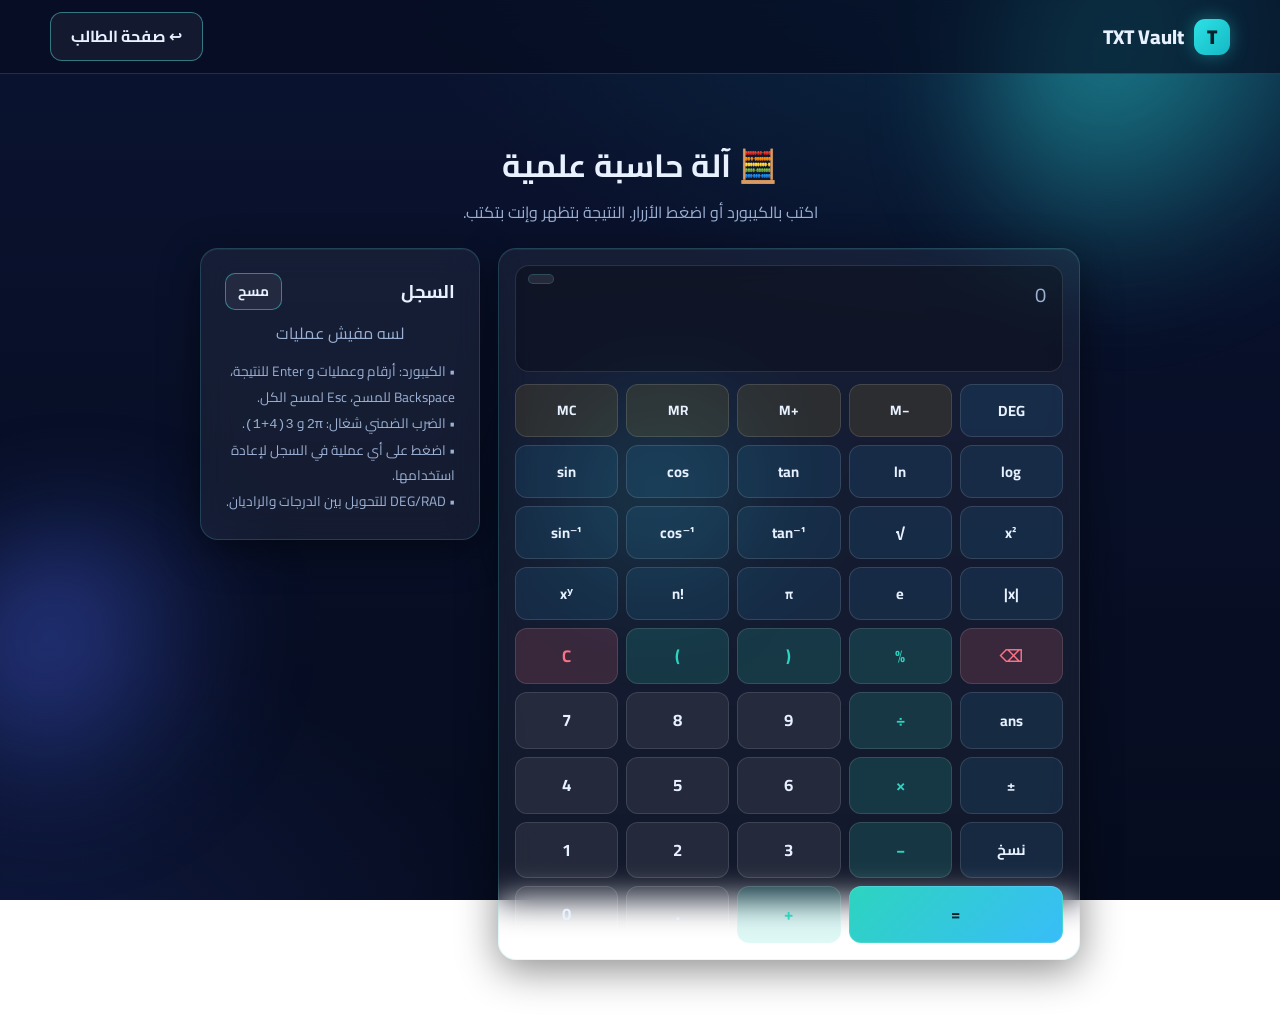
<file: calculator.html>
<!DOCTYPE html>
<html lang="ar" dir="rtl">
<head>
  <meta charset="UTF-8" />
  <meta name="viewport" content="width=device-width, initial-scale=1" />
  <title>آلة حاسبة علمية — TXT Vault</title>
  <link rel="preconnect" href="https://fonts.googleapis.com" />
  <link rel="preconnect" href="https://fonts.gstatic.com" crossorigin />
  <link href="https://fonts.googleapis.com/css2?family=Cairo:wght@400;600;700;800;900&display=swap" rel="stylesheet" />
  <link rel="manifest" href="manifest.webmanifest" />
  <meta name="theme-color" content="#0a1330" />
  <link rel="apple-touch-icon" href="icons/apple-touch-icon.png" />
  <meta name="apple-mobile-web-app-capable" content="yes" />
  <meta name="apple-mobile-web-app-status-bar-style" content="black-translucent" />
  <link rel="stylesheet" href="CSS/style.css" />
  <link rel="stylesheet" href="CSS/animations.css" />
  <link rel="stylesheet" href="CSS/extra.css" />
  <style>
    .calc-wrap{display:grid;grid-template-columns:minmax(0,1fr) 280px;gap:18px;max-width:880px;margin:0 auto;align-items:start}
    @media (max-width:760px){.calc-wrap{grid-template-columns:1fr}}
    #calc{padding:16px}
    .screen{direction:ltr;text-align:right;background:rgba(0,0,0,.28);border:1px solid rgba(255,255,255,.12);border-radius:14px;padding:12px 16px;margin-bottom:12px;min-height:96px;display:flex;flex-direction:column;justify-content:flex-end;position:relative;overflow:hidden}
    #expr{font-size:1.25rem;color:var(--muted);word-break:break-all;min-height:1.6em}
    #result{font-size:2.1rem;font-weight:800;word-break:break-all;min-height:1.4em}
    #result.err{font-size:1rem;color:#fb7185}
    #result[data-copied]::after{content:"تم النسخ ✓";font-size:.8rem;color:#2dd4bf;margin-inline-start:10px}
    .tag{position:absolute;top:8px;left:12px;font-size:.75rem;display:flex;gap:6px}
    .tag span{padding:2px 8px;border-radius:999px;background:rgba(45,212,191,.18);color:#2dd4bf}
    .keys{display:grid;grid-template-columns:repeat(5,1fr);gap:8px;direction:ltr}
    .keys button{font:inherit;font-size:1.05rem;font-weight:700;padding:13px 4px;border-radius:12px;border:1px solid rgba(255,255,255,.12);background:rgba(255,255,255,.07);color:inherit;cursor:pointer;touch-action:manipulation;transition:background .15s,transform .08s}
    .keys button:hover{background:rgba(255,255,255,.14)}
    .keys button:active{transform:scale(.95)}
    .keys .sci{font-size:.92rem;background:rgba(56,189,248,.1)}
    .keys .op{background:rgba(45,212,191,.16);color:#2dd4bf}
    .keys .mem{font-size:.85rem;background:rgba(251,191,36,.1)}
    .keys .clr{background:rgba(251,113,133,.16);color:#fb7185}
    .keys .eq{background:linear-gradient(135deg,#2dd4bf,#38bdf8);color:#04202b;grid-column:span 2}
    #history{max-height:430px;overflow:auto;display:flex;flex-direction:column;gap:6px}
    .h-item{direction:ltr;text-align:right;font:inherit;display:flex;flex-direction:column;gap:2px;padding:8px 10px;border-radius:10px;border:1px solid rgba(255,255,255,.1);background:rgba(255,255,255,.05);color:inherit;cursor:pointer}
    .h-item span{color:var(--muted);font-size:.85rem;word-break:break-all}
    .h-item b{font-size:1.05rem}
    .tips{font-size:.85rem;color:var(--muted);line-height:1.9}
  </style>
</head>
<body>
  <div class="bg-orbs" aria-hidden="true"><span></span><span></span><span></span></div>

  <header class="nav">
    <div class="container">
      <a class="brand" href="index.html"><span class="brand-mark">T</span> TXT Vault</a>
      <nav class="nav-actions">
        <a class="btn" href="student.html">↩ صفحة الطالب</a>
      </nav>
    </div>
  </header>

  <main class="container section">
    <h1 style="margin:0 0 6px;text-align:center">🧮 آلة حاسبة علمية</h1>
    <p style="text-align:center;color:var(--muted);margin:0 0 22px">اكتب بالكيبورد أو اضغط الأزرار. النتيجة بتظهر وإنت بتكتب.</p>

    <div class="calc-wrap">
      <section class="card" id="calc">
        <div class="screen">
          <div class="tag"><span id="memTag" hidden>M</span></div>
          <div id="expr">0</div>
          <div id="result"></div>
        </div>
        <div class="keys">
          <button class="mem" data-a="MC" type="button">MC</button>
          <button class="mem" data-a="MR" type="button">MR</button>
          <button class="mem" data-a="M+" type="button">M+</button>
          <button class="mem" data-a="M-" type="button">M−</button>
          <button class="sci" data-a="deg" id="degBtn" type="button">DEG</button>

          <button class="sci" data-t="sin(" type="button">sin</button>
          <button class="sci" data-t="cos(" type="button">cos</button>
          <button class="sci" data-t="tan(" type="button">tan</button>
          <button class="sci" data-t="ln(" type="button">ln</button>
          <button class="sci" data-t="log(" type="button">log</button>

          <button class="sci" data-t="asin(" type="button">sin⁻¹</button>
          <button class="sci" data-t="acos(" type="button">cos⁻¹</button>
          <button class="sci" data-t="atan(" type="button">tan⁻¹</button>
          <button class="sci" data-t="sqrt(" type="button">√</button>
          <button class="sci" data-t="^2" type="button">x²</button>

          <button class="sci" data-t="^" type="button">xʸ</button>
          <button class="sci" data-t="!" type="button">n!</button>
          <button class="sci" data-t="pi" type="button">π</button>
          <button class="sci" data-t="e" type="button">e</button>
          <button class="sci" data-t="abs(" type="button">|x|</button>

          <button class="clr" data-a="C" type="button">C</button>
          <button class="op" data-t="(" type="button">(</button>
          <button class="op" data-t=")" type="button">)</button>
          <button class="op" data-t="%" type="button">%</button>
          <button class="clr" data-a="DEL" type="button">⌫</button>

          <button data-t="7" type="button">7</button>
          <button data-t="8" type="button">8</button>
          <button data-t="9" type="button">9</button>
          <button class="op" data-t="/" type="button">÷</button>
          <button class="sci" data-t="ans" type="button">ans</button>

          <button data-t="4" type="button">4</button>
          <button data-t="5" type="button">5</button>
          <button data-t="6" type="button">6</button>
          <button class="op" data-t="*" type="button">×</button>
          <button class="sci" data-a="neg" type="button">±</button>

          <button data-t="1" type="button">1</button>
          <button data-t="2" type="button">2</button>
          <button data-t="3" type="button">3</button>
          <button class="op" data-t="-" type="button">−</button>
          <button class="sci" data-a="copy" type="button">نسخ</button>

          <button data-t="0" type="button">0</button>
          <button data-t="." type="button">.</button>
          <button class="op" data-t="+" type="button">+</button>
          <button class="eq" data-a="=" type="button">=</button>
        </div>
      </section>

      <aside class="card">
        <div class="row" style="justify-content:space-between;align-items:center;margin-bottom:10px">
          <h3 style="margin:0">السجل</h3>
          <button class="btn btn-sm" data-a="clearHist" type="button">مسح</button>
        </div>
        <div id="history"></div>
        <p class="tips" style="margin-top:12px">
          • الكيبورد: أرقام وعمليات و Enter للنتيجة، Backspace للمسح، Esc لمسح الكل.<br>
          • الضرب الضمني شغال: <code>2π</code> و <code>3(4+1)</code>.<br>
          • اضغط على أي عملية في السجل لإعادة استخدامها.<br>
          • DEG/RAD للتحويل بين الدرجات والراديان.
        </p>
      </aside>
    </div>
  </main>

  <script type="module" src="JS/pwa.js"></script>
  <script type="module" src="JS/calculator.js"></script>
</body>
</html>
</file>
<file: CSS/style.css>
/* =====================================================================
   TXT Vault — الأنماط الأساسية
   خلفية كحلية داكنة + بطاقات زجاجية + إضاءة تركوازية + RTL + Cairo
   ===================================================================== */

:root {
  --bg-0: #060c1f;
  --bg-1: #0a1330;
  --bg-2: #0f1b42;
  --glass: rgba(255, 255, 255, 0.055);
  --glass-strong: rgba(255, 255, 255, 0.09);
  --border: rgba(94, 234, 235, 0.18);
  --border-strong: rgba(94, 234, 235, 0.45);
  --teal: #2de2e6;
  --teal-2: #14b8c4;
  --teal-glow: rgba(45, 226, 230, 0.35);
  --text: #e8f1ff;
  --muted: #9bb0d3;
  --ok: #34d399;
  --warn: #fbbf24;
  --bad: #fb7185;
  --radius: 18px;
  --shadow: 0 10px 40px rgba(0, 0, 0, 0.45);
  --font: "Cairo", system-ui, -apple-system, "Segoe UI", Tahoma, sans-serif;
}

*, *::before, *::after { box-sizing: border-box; }
html { scroll-behavior: smooth; }

body {
  margin: 0;
  min-height: 100vh;
  font-family: var(--font);
  color: var(--text);
  background:
    radial-gradient(1200px 700px at 85% -10%, rgba(20, 184, 196, 0.16), transparent 60%),
    radial-gradient(900px 600px at 0% 110%, rgba(59, 91, 219, 0.18), transparent 60%),
    linear-gradient(180deg, var(--bg-1), var(--bg-0));
  background-attachment: fixed;
  line-height: 1.7;
  -webkit-font-smoothing: antialiased;
  overflow-x: hidden;
}

a { color: var(--teal); text-decoration: none; }
a:hover { text-decoration: underline; }
img, svg { max-width: 100%; }
[hidden] { display: none !important; }

/* ---------- خلفية الكرات المضيئة ---------- */
.bg-orbs { position: fixed; inset: 0; pointer-events: none; z-index: 0; overflow: hidden; }
.bg-orbs span {
  position: absolute; border-radius: 50%; filter: blur(60px); opacity: .55;
  background: radial-gradient(circle at 30% 30%, var(--teal), transparent 70%);
}
.bg-orbs span:nth-child(1) { width: 380px; height: 380px; top: -80px; inset-inline-start: -80px; }
.bg-orbs span:nth-child(2) { width: 300px; height: 300px; bottom: 8%; inset-inline-end: -60px;
  background: radial-gradient(circle at 30% 30%, #4f6cff, transparent 70%); }
.bg-orbs span:nth-child(3) { width: 220px; height: 220px; top: 45%; inset-inline-start: 38%; opacity: .25; }

main, header.nav, footer { position: relative; z-index: 1; }

/* ---------- التخطيط ---------- */
.container { width: min(1180px, 100% - 32px); margin-inline: auto; }
.section { padding: 64px 0; }

/* ---------- الشريط العلوي ---------- */
.nav {
  position: sticky; top: 0; z-index: 20;
  backdrop-filter: blur(14px); -webkit-backdrop-filter: blur(14px);
  background: rgba(6, 12, 31, 0.65);
  border-bottom: 1px solid var(--border);
}
.nav .container { display: flex; align-items: center; justify-content: space-between; gap: 16px; padding-block: 12px; }
.brand { display: flex; align-items: center; gap: 10px; font-weight: 800; font-size: 1.25rem; color: var(--text); }
.brand:hover { text-decoration: none; }
.brand-mark {
  width: 36px; height: 36px; border-radius: 11px; display: grid; place-items: center;
  background: linear-gradient(135deg, var(--teal), var(--teal-2)); color: #04222a; font-weight: 900;
  box-shadow: 0 0 18px var(--teal-glow);
}
.nav-actions { display: flex; align-items: center; gap: 10px; flex-wrap: wrap; }

/* ---------- الأزرار ---------- */
.btn {
  --b: var(--border-strong);
  appearance: none; cursor: pointer; font: inherit; font-weight: 700;
  display: inline-flex; align-items: center; justify-content: center; gap: 8px;
  padding: 10px 20px; border-radius: 12px;
  color: var(--text); background: var(--glass); border: 1px solid var(--b);
  transition: transform .2s ease, box-shadow .25s ease, background .25s ease, border-color .25s ease;
}
.btn:hover { text-decoration: none; transform: translateY(-2px); box-shadow: 0 6px 22px var(--teal-glow); border-color: var(--teal); }
.btn:active { transform: translateY(0); }
.btn:focus-visible, .input:focus-visible, select:focus-visible, textarea:focus-visible {
  outline: 2px solid var(--teal); outline-offset: 2px;
}
.btn-primary {
  color: #03232a; border-color: transparent;
  background: linear-gradient(135deg, var(--teal), var(--teal-2));
  box-shadow: 0 4px 24px var(--teal-glow);
}
.btn-primary:hover { box-shadow: 0 8px 34px rgba(45, 226, 230, .55); }
.btn-danger { --b: rgba(251, 113, 133, .5); color: #ffd5db; }
.btn-danger:hover { border-color: var(--bad); box-shadow: 0 6px 22px rgba(251, 113, 133, .3); }
.btn-ok { --b: rgba(52, 211, 153, .5); color: #c8ffe8; }
.btn-ok:hover { border-color: var(--ok); box-shadow: 0 6px 22px rgba(52, 211, 153, .3); }
.btn-sm { padding: 6px 12px; font-size: .85rem; border-radius: 10px; }
.btn-block { width: 100%; }
.btn[disabled] { opacity: .55; cursor: not-allowed; transform: none; box-shadow: none; }
.btn .spinner { width: 16px; height: 16px; }

/* ---------- البطاقات الزجاجية ---------- */
.card {
  background: var(--glass);
  border: 1px solid var(--border);
  border-radius: var(--radius);
  padding: 24px;
  backdrop-filter: blur(16px); -webkit-backdrop-filter: blur(16px);
  box-shadow: var(--shadow), inset 0 1px 0 rgba(255, 255, 255, .06);
  transition: transform .3s ease, border-color .3s ease, box-shadow .3s ease;
}
.card.hover:hover { transform: translateY(-5px); border-color: var(--border-strong); box-shadow: var(--shadow), 0 0 32px var(--teal-glow); }
.card h3 { margin: 0 0 8px; font-size: 1.15rem; }
.card p { margin: 0; color: var(--muted); }

.grid { display: grid; gap: 20px; }
.grid-2 { grid-template-columns: repeat(2, 1fr); }
.grid-3 { grid-template-columns: repeat(3, 1fr); }
.grid-4 { grid-template-columns: repeat(4, 1fr); }

/* ---------- الهيرو ---------- */
.hero { padding: 88px 0 56px; text-align: center; }
.hero h1 { font-size: clamp(2.2rem, 6vw, 4rem); line-height: 1.2; margin: 18px 0; font-weight: 900; }
.hero h1 .glow { color: var(--teal); text-shadow: 0 0 28px var(--teal-glow); }
.hero p.lead { max-width: 640px; margin: 0 auto 30px; color: var(--muted); font-size: 1.1rem; }
.hero-cta { display: flex; gap: 14px; justify-content: center; flex-wrap: wrap; }
.pill {
  display: inline-block; padding: 6px 16px; border-radius: 999px; font-size: .85rem; font-weight: 700;
  color: var(--teal); background: rgba(45, 226, 230, .08); border: 1px solid var(--border);
}
.icon-box {
  width: 48px; height: 48px; border-radius: 14px; display: grid; place-items: center; font-size: 1.4rem; margin-bottom: 14px;
  background: rgba(45, 226, 230, .1); border: 1px solid var(--border); box-shadow: 0 0 18px rgba(45, 226, 230, .15);
}
.section-title { text-align: center; margin: 0 0 8px; font-size: 1.9rem; font-weight: 800; }
.section-sub { text-align: center; color: var(--muted); margin: 0 0 36px; }
.tags { display: flex; flex-wrap: wrap; gap: 8px; margin-top: 14px; }
.tag { padding: 4px 12px; border-radius: 8px; font-size: .85rem; background: var(--glass-strong); border: 1px solid var(--border); direction: ltr; }

/* ---------- النماذج ---------- */
.field { margin-bottom: 16px; }
.field label { display: block; margin-bottom: 6px; font-weight: 600; font-size: .92rem; color: var(--muted); }
.input, select, textarea {
  width: 100%; font: inherit; color: var(--text);
  padding: 12px 14px; border-radius: 12px;
  background: rgba(4, 10, 28, 0.6); border: 1px solid var(--border);
  transition: border-color .2s ease, box-shadow .2s ease;
}
.input:focus, select:focus, textarea:focus { border-color: var(--teal); box-shadow: 0 0 0 3px rgba(45, 226, 230, .18); outline: none; }
.input::placeholder, textarea::placeholder { color: #5f7399; }
select option { background: var(--bg-2); color: var(--text); }
textarea { min-height: 160px; resize: vertical; font-family: ui-monospace, Consolas, monospace; direction: auto; }
.ltr { direction: ltr; text-align: left; }
.hint { font-size: .82rem; color: var(--muted); margin-top: 4px; }
.row { display: flex; gap: 12px; flex-wrap: wrap; align-items: center; }
.row > .grow { flex: 1 1 200px; }

/* ---------- الرسائل ---------- */
.alert { padding: 12px 16px; border-radius: 12px; font-size: .95rem; margin-bottom: 16px; border: 1px solid; }
.alert-ok   { color: #c9ffe9; background: rgba(52, 211, 153, .1); border-color: rgba(52, 211, 153, .4); }
.alert-warn { color: #ffefc2; background: rgba(251, 191, 36, .1); border-color: rgba(251, 191, 36, .4); }
.alert-bad  { color: #ffd5db; background: rgba(251, 113, 133, .1); border-color: rgba(251, 113, 133, .4); }
.alert-info { color: #d3f8ff; background: rgba(45, 226, 230, .08); border-color: var(--border); }

.badge { display: inline-block; padding: 2px 12px; border-radius: 999px; font-size: .78rem; font-weight: 700; border: 1px solid; white-space: nowrap; }
.badge-pending   { color: var(--warn); border-color: rgba(251, 191, 36, .45); background: rgba(251, 191, 36, .08); }
.badge-approved  { color: var(--ok);   border-color: rgba(52, 211, 153, .45); background: rgba(52, 211, 153, .08); }
.badge-rejected, .badge-suspended { color: var(--bad); border-color: rgba(251, 113, 133, .45); background: rgba(251, 113, 133, .08); }
.badge-neutral { color: var(--muted); border-color: var(--border); }

.spinner {
  display: inline-block; width: 20px; height: 20px; border-radius: 50%;
  border: 2px solid rgba(255, 255, 255, .25); border-top-color: var(--teal);
  animation: spin .8s linear infinite;
}
.center-screen { min-height: 50vh; display: grid; place-items: center; text-align: center; color: var(--muted); }

/* ---------- Toast ---------- */
.toasts { position: fixed; bottom: 20px; inset-inline-start: 20px; z-index: 100; display: grid; gap: 10px; }
.toast {
  min-width: 240px; max-width: 360px; padding: 12px 16px; border-radius: 12px; font-weight: 600;
  background: rgba(10, 19, 48, .95); border: 1px solid var(--border-strong); box-shadow: var(--shadow), 0 0 24px var(--teal-glow);
  animation: toastIn .35s ease both;
}
.toast.ok { border-color: var(--ok); }
.toast.bad { border-color: var(--bad); }

/* ---------- نافذة منبثقة ---------- */
.overlay {
  position: fixed; inset: 0; z-index: 60; display: grid; place-items: center; padding: 16px;
  background: rgba(2, 6, 20, .72); backdrop-filter: blur(6px);
  animation: fadeIn .2s ease both;
}
.modal {
  width: min(760px, 100%); max-height: 90vh; overflow: auto;
  background: linear-gradient(180deg, rgba(18, 32, 74, .96), rgba(8, 16, 42, .98));
  border: 1px solid var(--border-strong); border-radius: 20px; padding: 24px;
  box-shadow: var(--shadow), 0 0 50px var(--teal-glow);
  animation: popIn .3s cubic-bezier(.2, .9, .3, 1.2) both;
}
.modal-head { display: flex; align-items: center; justify-content: space-between; gap: 12px; margin-bottom: 16px; }
.modal-head h3 { margin: 0; font-size: 1.2rem; }
.icon-btn { background: transparent; border: 1px solid var(--border); color: var(--text); width: 36px; height: 36px; border-radius: 10px; cursor: pointer; font-size: 1.1rem; }
.icon-btn:hover { border-color: var(--teal); }
pre.viewer {
  margin: 0; padding: 16px; border-radius: 12px; max-height: 55vh; overflow: auto;
  background: rgba(2, 8, 24, .8); border: 1px solid var(--border);
  white-space: pre-wrap; word-break: break-word; direction: auto; text-align: start;
  font-family: ui-monospace, Consolas, "Courier New", monospace; font-size: .92rem; line-height: 1.75;
}

/* ---------- الجداول ---------- */
.table-wrap { overflow-x: auto; border-radius: 14px; border: 1px solid var(--border); }
table { width: 100%; border-collapse: collapse; min-width: 760px; }
th, td { padding: 12px 14px; text-align: start; border-bottom: 1px solid rgba(94, 234, 235, .1); vertical-align: middle; }
th { font-size: .82rem; color: var(--muted); font-weight: 700; background: rgba(255, 255, 255, .03); white-space: nowrap; }
tr:last-child td { border-bottom: none; }
tbody tr { transition: background .2s ease; }
tbody tr:hover { background: rgba(45, 226, 230, .05); }
td .actions { display: flex; gap: 6px; flex-wrap: wrap; }
td small { color: var(--muted); display: block; }

/* ---------- التبويبات ---------- */
.tabs { display: flex; gap: 8px; margin-bottom: 22px; flex-wrap: wrap; }
.tab {
  cursor: pointer; font: inherit; font-weight: 700; padding: 10px 20px; border-radius: 12px;
  color: var(--muted); background: transparent; border: 1px solid var(--border); transition: all .2s ease;
}
.tab:hover { color: var(--text); border-color: var(--border-strong); }
.tab.active { color: #03232a; background: linear-gradient(135deg, var(--teal), var(--teal-2)); border-color: transparent; box-shadow: 0 0 22px var(--teal-glow); }

.stat { text-align: center; }
.stat b { display: block; font-size: 2rem; color: var(--teal); text-shadow: 0 0 18px var(--teal-glow); }
.stat span { color: var(--muted); font-size: .9rem; }

/* ---------- خطوات التفعيل ---------- */
.steps { display: grid; gap: 14px; }
.step { display: flex; gap: 16px; align-items: flex-start; padding: 16px; border-radius: 14px; border: 1px solid var(--border); background: var(--glass); transition: border-color .3s, box-shadow .3s; }
.step.current { border-color: var(--teal); box-shadow: 0 0 26px var(--teal-glow); }
.step.done { border-color: rgba(52, 211, 153, .4); }
.step-num {
  flex: none; width: 38px; height: 38px; border-radius: 50%; display: grid; place-items: center; font-weight: 800;
  background: rgba(255, 255, 255, .06); border: 1px solid var(--border);
}
.step.done .step-num { background: rgba(52, 211, 153, .15); border-color: var(--ok); color: var(--ok); }
.step.current .step-num { background: linear-gradient(135deg, var(--teal), var(--teal-2)); color: #03232a; border-color: transparent; }
.step-body { flex: 1; min-width: 0; }
.step-body h4 { margin: 0 0 2px; font-size: 1rem; }
.step-body p { margin: 0 0 8px; color: var(--muted); font-size: .9rem; }

/* ---------- قائمة المحتوى ---------- */
.subject-head { display: flex; align-items: center; gap: 12px; margin: 28px 0 14px; }
.subject-head h3 { margin: 0; direction: ltr; }
.list { display: grid; gap: 10px; }
.item { display: flex; align-items: center; justify-content: space-between; gap: 12px; padding: 12px 16px; border-radius: 12px; border: 1px solid var(--border); background: var(--glass); }
.item .meta { min-width: 0; }
.item .meta b { display: block; overflow-wrap: anywhere; }
.item .meta small { color: var(--muted); }

.empty { text-align: center; color: var(--muted); padding: 28px; border: 1px dashed var(--border); border-radius: 14px; }

footer { padding: 36px 0; text-align: center; color: var(--muted); font-size: .9rem; border-top: 1px solid var(--border); margin-top: 40px; }

/* ---------- التجاوب ---------- */
@media (max-width: 900px) {
  .grid-3, .grid-4 { grid-template-columns: repeat(2, 1fr); }
}
@media (max-width: 600px) {
  .grid-2, .grid-3, .grid-4 { grid-template-columns: 1fr; }
  .section { padding: 44px 0; }
  .hero { padding: 56px 0 36px; }
  .card { padding: 18px; }
  .modal { padding: 18px; }
  .nav-actions .btn { padding: 8px 14px; font-size: .9rem; }
  .toasts { inset-inline: 12px; }
  .toast { max-width: none; }
}

/* =====================================================================
   وضع الأداء الخفيف: يُفعَّل تلقائيًا على الأجهزة الضعيفة والموبايل (الصنف .lite على <html>)
   يلغي الضبابية المتحركة والحركات الثقيلة مع الحفاظ على نفس الألوان والتصميم.
   ===================================================================== */
html.lite .bg-orbs span { filter: none; animation: none !important; opacity: .28; }
html.lite .bg-orbs span:nth-child(1) { background: radial-gradient(circle at 50% 50%, rgba(45, 226, 230, .55), transparent 68%); }
html.lite .bg-orbs span:nth-child(2) { background: radial-gradient(circle at 50% 50%, rgba(79, 108, 255, .55), transparent 68%); }
html.lite .bg-orbs span:nth-child(3) { display: none; }
html.lite *, html.lite *::before, html.lite *::after {
  -webkit-backdrop-filter: none !important; backdrop-filter: none !important;
}
html.lite .nav { background: rgba(6, 12, 31, .96); }
html.lite .card { background: rgba(14, 24, 52, .92); }
html.lite .overlay { background: rgba(2, 6, 20, .85); }
html.lite .reveal { opacity: 1; transform: none; transition: none; }
html.lite .enter { animation: none !important; }
html.lite .brand-mark, html.lite .step.current { animation: none !important; }
html.lite .btn-primary:hover { animation: none !important; }
html.lite { scroll-behavior: auto; }
@media (prefers-reduced-motion: reduce) {
  .bg-orbs span, .brand-mark, .step.current, .enter { animation: none !important; }
  .reveal { opacity: 1; transform: none; transition: none; }
}

/* وضع الصيانة */
.maintenance-screen{position:fixed;inset:0;z-index:9999;display:flex;align-items:center;justify-content:center;padding:24px;background:var(--bg,#06142b)}
html.under-maintenance body{overflow:hidden}
</file>
<file: CSS/animations.css>
/* =====================================================================
   TXT Vault — الحركات والانتقالات
   ===================================================================== */

@keyframes fadeUp   { from { opacity: 0; transform: translateY(28px); } to { opacity: 1; transform: none; } }
@keyframes fadeIn   { from { opacity: 0; } to { opacity: 1; } }
@keyframes popIn    { from { opacity: 0; transform: scale(.92) translateY(10px); } to { opacity: 1; transform: none; } }
@keyframes toastIn  { from { opacity: 0; transform: translateX(-24px); } to { opacity: 1; transform: none; } }
@keyframes spin     { to { transform: rotate(360deg); } }
@keyframes float    { 0%, 100% { transform: translate3d(0, 0, 0); } 50% { transform: translate3d(0, -26px, 0) scale(1.06); } }
@keyframes floatAlt { 0%, 100% { transform: translate3d(0, 0, 0); } 50% { transform: translate3d(-30px, 22px, 0) scale(.94); } }
@keyframes pulseGlow {
  0%, 100% { box-shadow: 0 0 16px var(--teal-glow); }
  50%      { box-shadow: 0 0 38px rgba(45, 226, 230, .65); }
}
@keyframes shimmer {
  0%   { background-position: -200% 0; }
  100% { background-position: 200% 0; }
}

/* حركة الكرات الخلفية */
.bg-orbs span:nth-child(1) { animation: float 11s ease-in-out infinite; }
.bg-orbs span:nth-child(2) { animation: floatAlt 14s ease-in-out infinite; }
.bg-orbs span:nth-child(3) { animation: float 17s ease-in-out infinite reverse; }

/* ظهور تدريجي عند التمرير (يضيف animations.js الصنف .in) */
.reveal { opacity: 0; transform: translateY(28px); transition: opacity .7s ease, transform .7s cubic-bezier(.2, .8, .2, 1); transition-delay: var(--d, 0s); }
.reveal.in { opacity: 1; transform: none; }

/* ظهور فوري عند تحميل الصفحة */
.enter { animation: fadeUp .8s cubic-bezier(.2, .8, .2, 1) both; animation-delay: var(--d, 0s); }

.brand-mark { animation: pulseGlow 3.2s ease-in-out infinite; }
.btn-primary { background-size: 200% 100%; }
.btn-primary:hover { animation: shimmer 1.6s linear infinite; background-image: linear-gradient(110deg, var(--teal) 30%, #8ffcff 50%, var(--teal) 70%); }
.step.current { animation: pulseGlow 2.8s ease-in-out infinite; }

.skeleton {
  border-radius: 12px; min-height: 56px;
  background: linear-gradient(110deg, rgba(255,255,255,.04) 30%, rgba(255,255,255,.1) 50%, rgba(255,255,255,.04) 70%);
  background-size: 200% 100%; animation: shimmer 1.4s linear infinite;
}

/* احترام إعدادات تقليل الحركة في الجهاز */
@media (prefers-reduced-motion: reduce) {
  *, *::before, *::after {
    animation-duration: .001ms !important; animation-iteration-count: 1 !important;
    transition-duration: .001ms !important; scroll-behavior: auto !important;
  }
  .reveal { opacity: 1; transform: none; }
}
</file>
<file: CSS/extra.css>
/* إضافات: الأقسام الثلاثة، الرفع بالكميات، السلة، السجل، العلامة المائية */

.vis-bar { display: flex; gap: 14px; flex-wrap: wrap; align-items: center; }
.vis-bar .vis-title { font-weight: 700; margin-inline-end: 6px; }
.switch { display: inline-flex; align-items: center; gap: 8px; cursor: pointer; padding: 6px 12px; border-radius: 999px; border: 1px solid var(--border); background: var(--glass); user-select: none; }
.switch input { width: 18px; height: 18px; accent-color: #2de2e6; cursor: pointer; }
.switch.on { border-color: var(--border-strong); box-shadow: 0 0 16px var(--teal-glow); }

.badge-private { color: #c9b6ff; border-color: rgba(167, 139, 250, .5); background: rgba(167, 139, 250, .1); }
.badge-warn { color: var(--warn); border-color: rgba(251, 191, 36, .5); background: rgba(251, 191, 36, .1); }

.folder-head { margin: 12px 0 2px; font-weight: 700; color: var(--teal); font-size: .9rem; direction: ltr; text-align: start; }
.item .meta b { direction: auto; unicode-bidi: plaintext; }

.drop {
  border: 2px dashed var(--border-strong); border-radius: 16px; padding: 22px; text-align: center; color: var(--muted);
  transition: background .2s, border-color .2s;
}
.drop.over { background: rgba(45, 226, 230, .08); border-color: var(--teal); }

.queue { display: grid; gap: 6px; max-height: 260px; overflow: auto; margin: 12px 0; }
.q-row { display: flex; justify-content: space-between; align-items: center; gap: 10px; padding: 8px 12px; border-radius: 10px; border: 1px solid var(--border); background: var(--glass); font-size: .88rem; }
.q-row .q-name { min-width: 0; overflow-wrap: anywhere; direction: auto; unicode-bidi: plaintext; }
.q-row small { color: var(--muted); display: block; }
.q-state { white-space: nowrap; font-weight: 700; }
.q-state.wait { color: var(--muted); }
.q-state.run  { color: var(--teal); }
.q-state.ok   { color: var(--ok); }
.q-state.bad  { color: var(--bad); }

.progress { height: 10px; border-radius: 999px; background: rgba(255, 255, 255, .08); overflow: hidden; margin: 8px 0; }
.progress > i { display: block; height: 100%; width: 0; background: linear-gradient(90deg, var(--teal-2), var(--teal)); transition: width .3s ease; box-shadow: 0 0 14px var(--teal-glow); }

/* العلامة المائية داخل عارض النص */
pre.viewer.wm { background-color: rgba(2, 8, 24, .8); background-repeat: repeat; }

.search-row { margin-bottom: 12px; }
.mini { font-size: .8rem; color: var(--muted); }

/* حالة «محظور» */
.badge-blocked { color: var(--bad); border-color: rgba(251, 113, 133, .6); background: rgba(251, 113, 133, .14); font-weight: 700; }

/* مربعات المواد في تبويب المحتوى */
.subject-tiles { display: grid; grid-template-columns: repeat(auto-fill, 128px); gap: 12px; margin-bottom: 18px; }
.stile {
  width: 128px; height: 128px; display: flex; flex-direction: column; align-items: center; justify-content: center; gap: 6px;
  padding: 10px; border-radius: 16px; cursor: pointer; font: inherit; color: var(--text);
  background: var(--glass); border: 1px solid var(--border); transition: transform .15s ease, border-color .15s ease, box-shadow .15s ease;
}
.stile:hover { transform: translateY(-2px); border-color: var(--border-strong); }
.stile.active { border-color: var(--teal); box-shadow: 0 0 0 1px var(--teal), 0 8px 24px var(--teal-glow); background: var(--glass-strong); }
.stile .ico { font-size: 1.6rem; font-weight: 800; line-height: 1; color: var(--teal); }
.stile b { font-size: .95rem; text-align: center; line-height: 1.3; }
.stile small { color: var(--muted); font-size: .78rem; }
@media (max-width: 480px) { .subject-tiles { grid-template-columns: repeat(3, 1fr); } .stile { width: auto; height: 110px; } }
</file>
